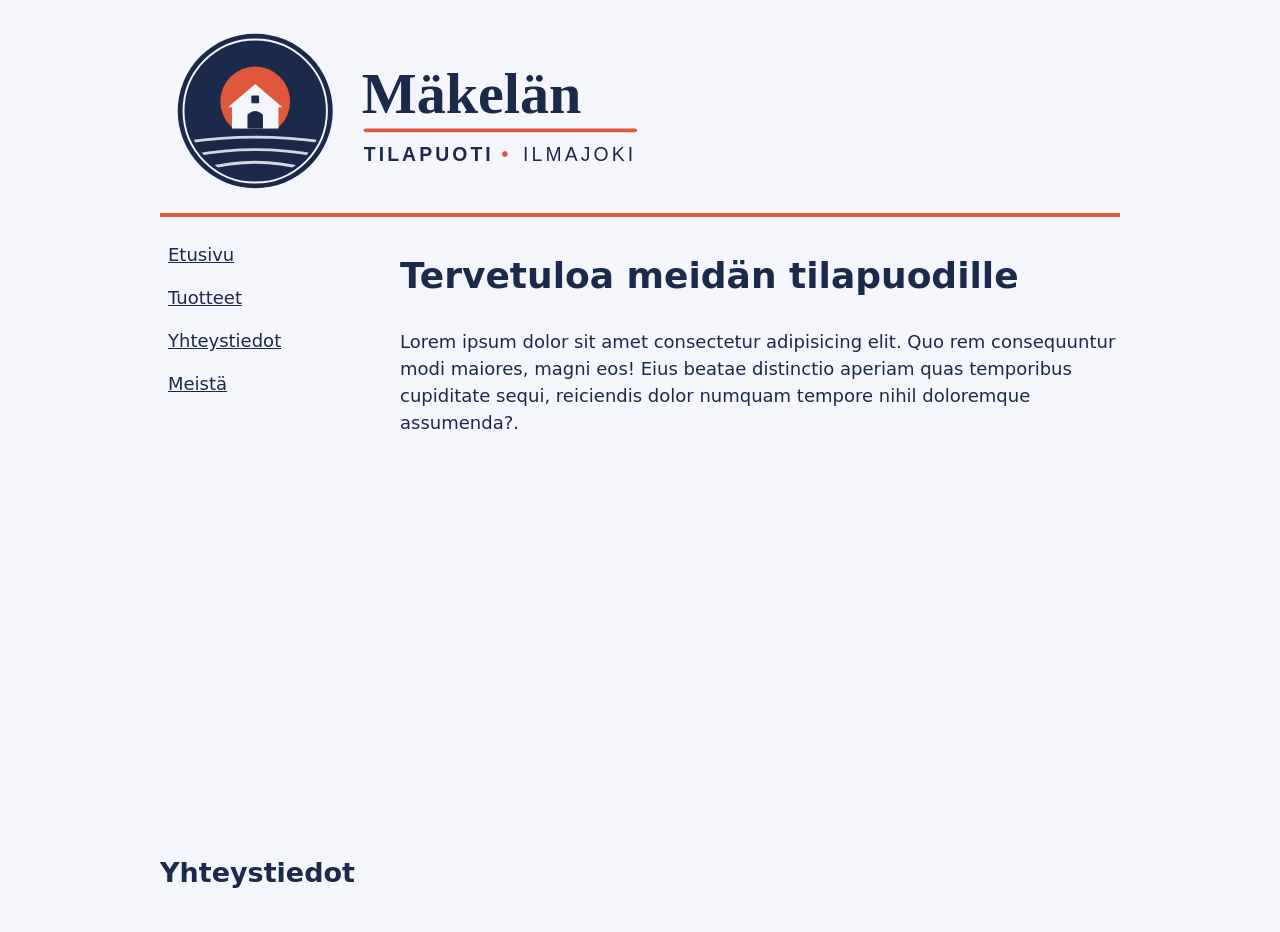
<file: index.html>
<!DOCTYPE html>
<html lang="fi">

<head>
    <meta charset="UTF-8">
    <title>Etusivu - Mäkelän Tilapuoti</title>
    <meta name="viewport" content="width=device-width, initial-scale=1.0">
    <link rel="stylesheet" href="style.css"> 
</head>

<body>
    <header>
        <img src="images/makelan-tilapuoti-logo-v2.svg"
            alt="Pyöreä merkki, jossa vaalea aitta nousevan korallinpunaisen auringon edessä ja peltovaot, sekä teksti Mäkelän Tilapuoti, Ilmajoki."
            width="500" height="174">
    </header>
    <nav>
        <ul>
            <li><a href="index.html">Etusivu</a></li>
            <li><a href="listing.html">Tuotteet</a></li>
            <li><a href="contact.html">Yhteystiedot</a></li>
            <li><a href="about.html">Meistä</a></li>
        </ul>
    </nav>
    <main>
        <h1>Tervetuloa meidän tilapuodille</h1>
        <p>Lorem ipsum dolor sit amet consectetur adipisicing elit. Quo rem consequuntur modi maiores, magni eos! Eius
            beatae distinctio aperiam quas temporibus cupiditate sequi, reiciendis dolor numquam tempore nihil
            doloremque assumenda?.</p>
    </main>
    <footer>
        <h2>Yhteystiedot</h2>
    </footer>
</body>

</html>
</file>
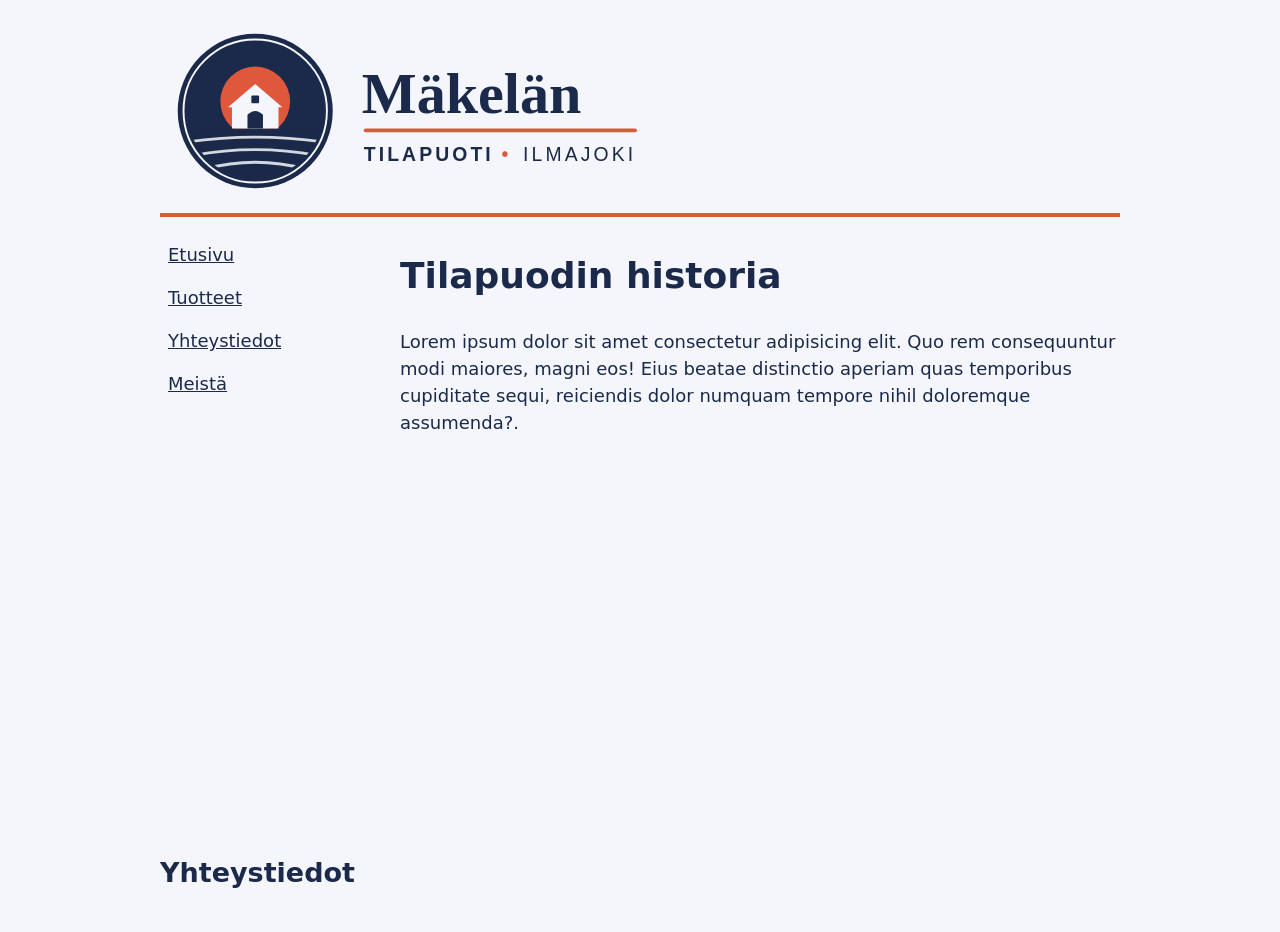
<file: about.html>
<!DOCTYPE html>
<html lang="fi">

<head>
    <meta charset="UTF-8">
    <title>Meistä - Mäkelän Tilapuoti</title>
    <meta name="viewport" content="width=device-width, initial-scale=1.0">
    <link rel="stylesheet" href="style.css"> 
</head>

<body>
    <header>
        <img src="images/makelan-tilapuoti-logo-v2.svg"
            alt="Pyöreä merkki, jossa vaalea aitta nousevan korallinpunaisen auringon edessä ja peltovaot, sekä teksti Mäkelän Tilapuoti, Ilmajoki."
            width="500" height="174">
    </header>
    <nav>
        <ul>    
            <li><a href="index.html">Etusivu</a></li>
            <li><a href="listing.html">Tuotteet</a></li>
            <li><a href="contact.html">Yhteystiedot</a></li>
            <li><a href="about.html">Meistä</a></li>
        </ul>
    </nav>
    <main>
        <h1>Tilapuodin historia</h1>
        <p>Lorem ipsum dolor sit amet consectetur adipisicing elit. Quo rem consequuntur modi maiores, magni eos! Eius
            beatae distinctio aperiam quas temporibus cupiditate sequi, reiciendis dolor numquam tempore nihil
            doloremque assumenda?.</p>
    </main>
    <footer>
        <h2>Yhteystiedot</h2>
    </footer>
</body>

</html>
</file>
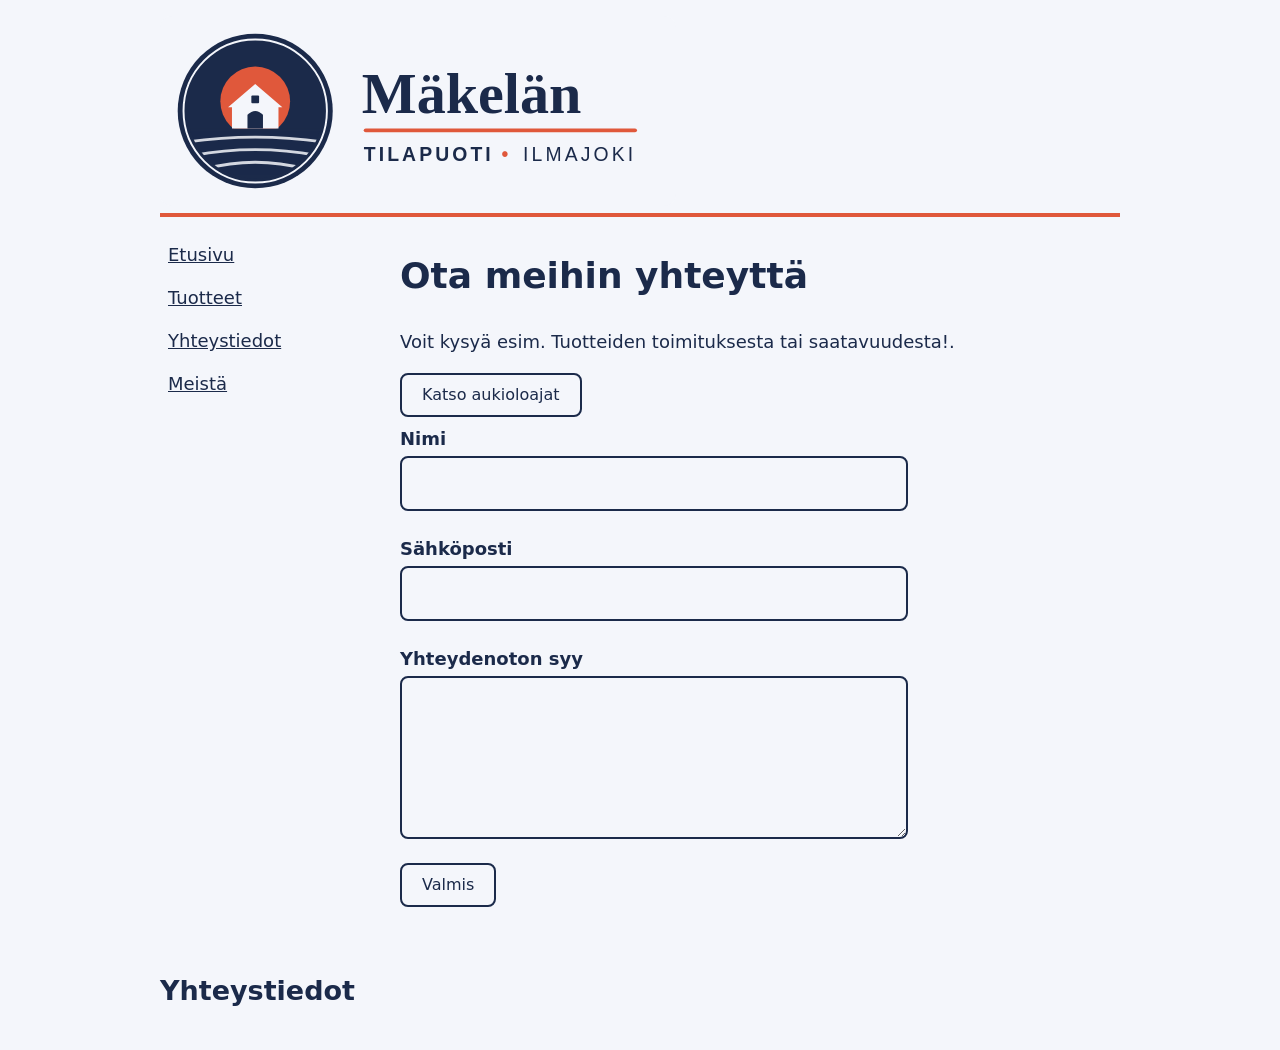
<file: contact.html>
<!DOCTYPE html>
<html lang="fi">


<head>
    <meta charset="UTF-8">
    <title>Ota yhteyttä - Mäkelän Tilapuoti</title>
    <meta name="viewport" content="width=device-width, initial-scale=1.0">
    <link rel="stylesheet" href="style.css">
    <script src="script.js" defer></script>
</head>


<body>
    <header>
        <img src="images/makelan-tilapuoti-logo-v2.svg"
            alt="Pyöreä merkki, jossa vaalea aitta nousevan korallinpunaisen auringon edessä ja peltovaot, sekä teksti Mäkelän Tilapuoti, Ilmajoki."
            width="500" height="174">
    </header>

    <nav>
        <ul>
            <li><a href="index.html">Etusivu</a></li>
            <li><a href="listing.html">Tuotteet</a></li>
            <li><a href="contact.html">Yhteystiedot</a></li>
            <li><a href="about.html">Meistä</a></li>
        </ul>
    </nav>

    <main>
        <h1>Ota meihin yhteyttä</h1>
        <p>Voit kysyä esim. Tuotteiden toimituksesta tai saatavuudesta!.</p>

        <button type="button" popovertarget="hours">Katso aukioloajat</button>

        <div id="hours" popover>
            <h2>Aukioloajat</h2>
            <h3>Syyskuusta huhtikuuhun</h3>
            <p>Maanantaista perjantaihin 10–17, lauantaisin 9–14. Sunnuntaisin suljettu.</p>
            <h3>Toukokuusta elokuuhun</h3>
            <p>Maanantaista lauantaihin 9–19, sunnuntaisin 10–16.</p>
            <button type="button" popovertarget="hours" popovertargetaction="hide">Sulje</button>
        </div>

        <form id="contact-form">
            <div>
                <label for="name">Nimi</label>
                <input type="text" id="name" name="name" required
                    autocomplete="name" aria-describedby="name-error">
                <p id="name-error" class="error" hidden></p>
            </div>

            <div>
                <label for="email">Sähköposti</label>
                <input type="email" id="email" name="email" required
                    autocomplete="email" aria-describedby="email-error">
                <p id="email-error" class="error" hidden></p>
            </div>

            <div>
                <label for="question">Yhteydenoton syy</label>
                <textarea id="question" name="question" rows="5" required
                        minlength="10" aria-describedby="question-error"></textarea>
                <p id="question-error" class="error" hidden></p>
            </div>

            <button type="submit">Valmis</button>
        </form>

        <p id="form-status" role="status"></p>
    </main>

    <footer>
        <h2>Yhteystiedot</h2>
    </footer>

</body>
</html>
</file>
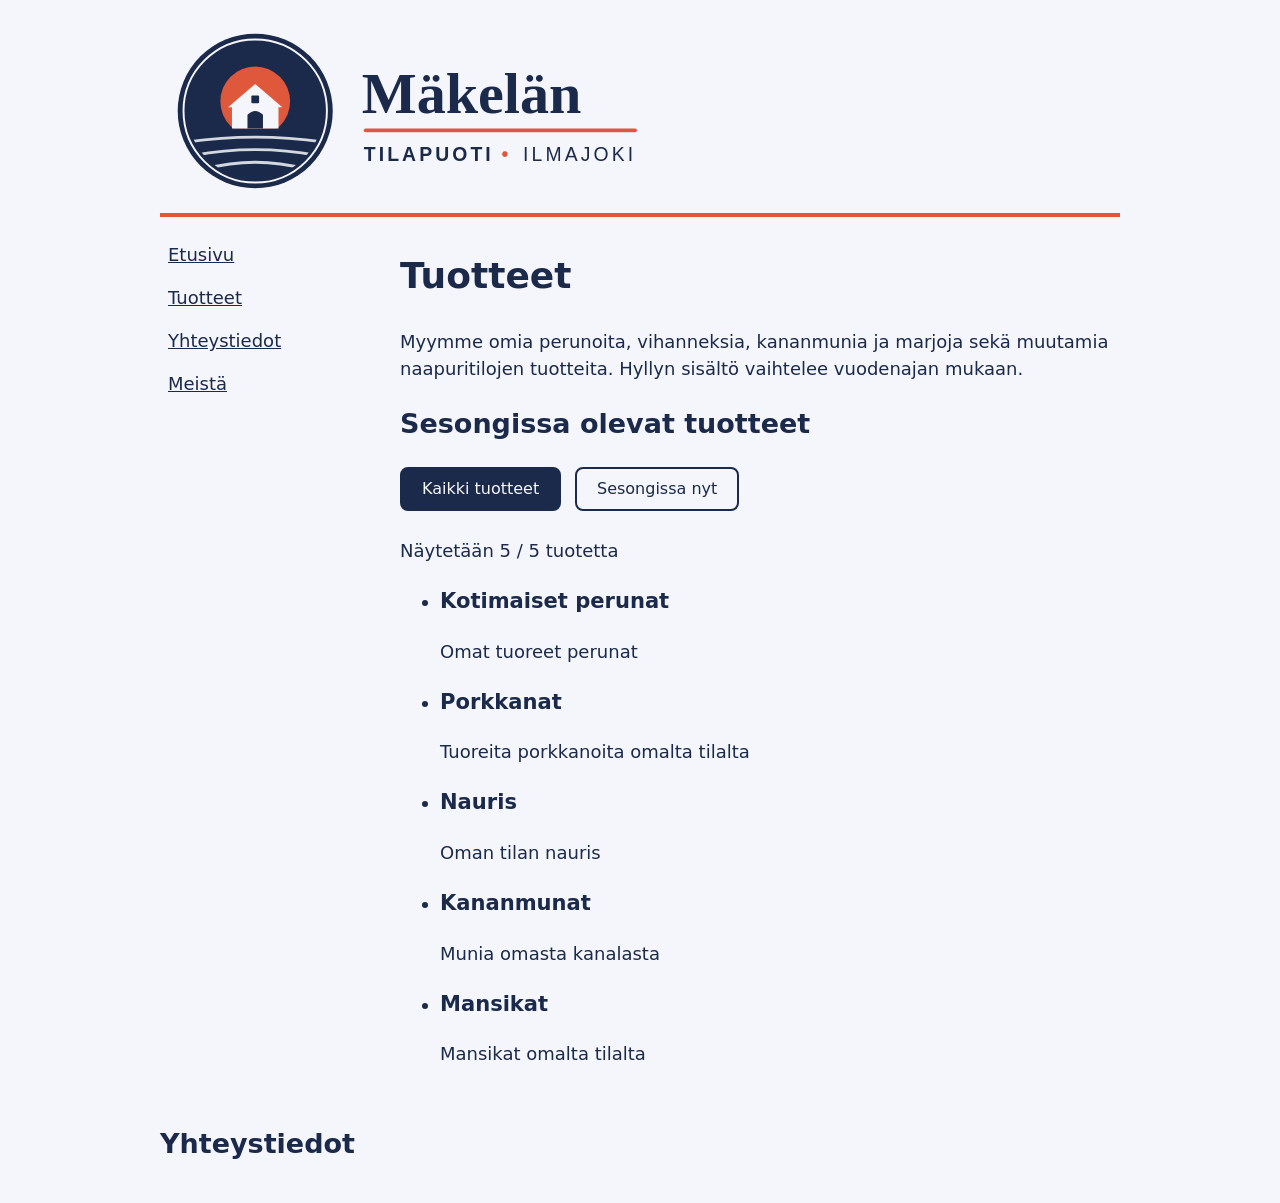
<file: listing.html>
<!DOCTYPE html>
<html lang="fi">
    

<head>
    <meta charset="UTF-8">
    <title>Tuotteet - Mäkelän Tilapuoti</title>
    <meta name="viewport" content="width=device-width, initial-scale=1.0">
    <link rel="stylesheet" href="style.css"> 
    <script src="script.js" defer></script>
</head>


<body>
    <header>
        <img src="images/makelan-tilapuoti-logo-v2.svg"
            alt="Pyöreä merkki, jossa vaalea aitta nousevan korallinpunaisen auringon edessä ja peltovaot, sekä teksti Mäkelän Tilapuoti, Ilmajoki."
            width="500" height="174">
    </header>


    <nav>
        <ul>
            <li><a href="index.html">Etusivu</a></li>
            <li><a href="listing.html">Tuotteet</a></li>
            <li><a href="contact.html">Yhteystiedot</a></li>
            <li><a href="about.html">Meistä</a></li>
        </ul>
    </nav>


    <main>
        <h1>Tuotteet</h1>
        <p>Myymme omia perunoita, vihanneksia, kananmunia ja marjoja sekä muutamia naapuritilojen tuotteita. Hyllyn sisältö vaihtelee vuodenajan mukaan.</p>

        <h2>Sesongissa olevat tuotteet</h2>

        <div>
            <button type="button" id="filter-all" aria-pressed="true">Kaikki tuotteet</button>
            <button type="button" id="filter-season" aria-pressed="false">Sesongissa nyt</button>
        </div>
        <p id="status" role="status"></p>

        <ul id="product-list">
            <li data-in-season="true">
                <h3>Kotimaiset perunat</h3>
                <p>Omat tuoreet perunat</p>
            </li>

            <li data-in-season="true">
                <h3>Porkkanat</h3>
                <p>Tuoreita porkkanoita omalta tilalta</p>
            </li>

            <li data-in-season="true">
                <h3>Nauris</h3>
                <p>Oman tilan nauris</p>
            </li>

            <li data-in-season="true">
                <h3>Kananmunat</h3>
                <p>Munia omasta kanalasta</p>
            </li>

            <li data-in-season="false">
                <h3>Mansikat</h3>
                <p>Mansikat omalta tilalta</p>
            </li>
        </ul>

    </main>
    <footer>
        <h2>Yhteystiedot</h2>
    </footer>
</body>

</html>
</file>
<file: style.css>
:root {
    --text: #1b2a4a;
    --bg: #f4f6fb;
    --accent: #e0583b;
    --space: 1rem;
    --font-text: system-ui, sans-serif;
    --logo-bg: #f4f6fb;
    color-scheme: light dark;
}

body {
    background: var(--bg);
    color: var(--text);
    padding: var(--space);
    font-family: var(--font-text);
    font-size: 1.125rem;
    line-height: 1.5;
    max-width: 65ch;
    margin: 0 auto;

    display: grid;
    min-height: 100dvh;
    grid-template-rows: auto auto 1fr auto;
}


img {max-width: 100%; height: auto;}


header img {
    background: var(--logo-bg);
    padding: 0.5rem;
    border-radius: 0.75rem;
}

a {
    color: var(--text);
    text-decoration: underline;
}

a:hover {
    text-decoration-thickness: 3px;
}

a:focus-visible {
    outline: 3px solid var(--text);
    outline-offset: 2px;
}


nav ul {
    display: flex;
    flex-wrap: wrap;
    gap: 0;
    list-style: none;
    padding: 0;
    margin-top: 0;
}

nav a {
    display: inline-block;
    padding: 0.5rem;
}

header {border-bottom: 4px solid var(--accent);}

h1 {
    margin-top: var(--space);
}


button {
    font: inherit;
    font-size: 1rem;
    min-height: 2.75rem;
    padding: 0.5rem 1.25rem;
    margin: 0 0.5rem 0.5rem 0;
    background: var(--bg);
    color: var(--text);
    border: 2px solid var(--text);
    border-radius: 0.5rem;
    cursor: pointer;
}

button:hover {
    border-width: 3px;
    padding: calc(0.5rem - 1px) calc(1.25rem - 1px);
}

button:focus-visible {
    outline: 3px solid var(--text);
    outline-offset: 3px;
}

button[aria-pressed="true"] {
    background: var(--text);
    color: var(--bg);
}

[hidden] {
    display: none !important;
}

form div {
    margin-bottom: 1.5rem;
}

label {
    display: block;
    font-weight: 700;
    margin-bottom: 0.25rem;
}

input,
textarea {
    display: block;
    width: 100%;
    max-width: 30rem;
    font: inherit;
    padding: 0.75rem;
    background: var(--bg);
    color: var(--text);
    border: 2px solid var(--text);
    border-radius: 0.5rem;
}

input:focus-visible,
textarea:focus-visible {
    outline: 3px solid var(--text);
    outline-offset: 3px;
}

[aria-invalid="true"] {
    border-width: 4px;
}

.error {
    margin: 0.5rem 0 0;
    padding-left: 0.75rem;
    border-left: 6px solid var(--accent);
    font-weight: 700;
}

#form-status:not(:empty) {
    margin-top: 1.5rem;
    padding: 1rem;
    border: 3px solid var(--text);
    border-left: 12px solid var(--accent);
    border-radius: 0.5rem;
    font-weight: 700;
}


[popover] {
    max-width: 28rem;
    padding: 1.5rem;
    background: var(--bg);
    color: var(--text);
    border: 3px solid var(--text);
    border-left: 12px solid var(--accent);
    border-radius: 0.75rem;
}

[popover]::backdrop {
    background: rgb(0 0 0 / 0.6);
}


@media (prefers-color-scheme: dark) {
    :root {
        --bg: #101a2f;
        --text: #f4f6fb;
    }
}

@media (min-width: 48rem) {
    body {
        max-width: 60rem;
        grid-template-columns: 14rem 1fr;
        grid-template-rows: auto 1fr auto;
        grid-template-areas:
            "header header"
            "nav    main"
            "footer footer";
        gap: var(--space);
    }
    header { grid-area: header; }
    nav    { grid-area: nav; }
    main   { grid-area: main; }
    footer { grid-area: footer; }

    nav ul { flex-direction: column; }
}
</file>
